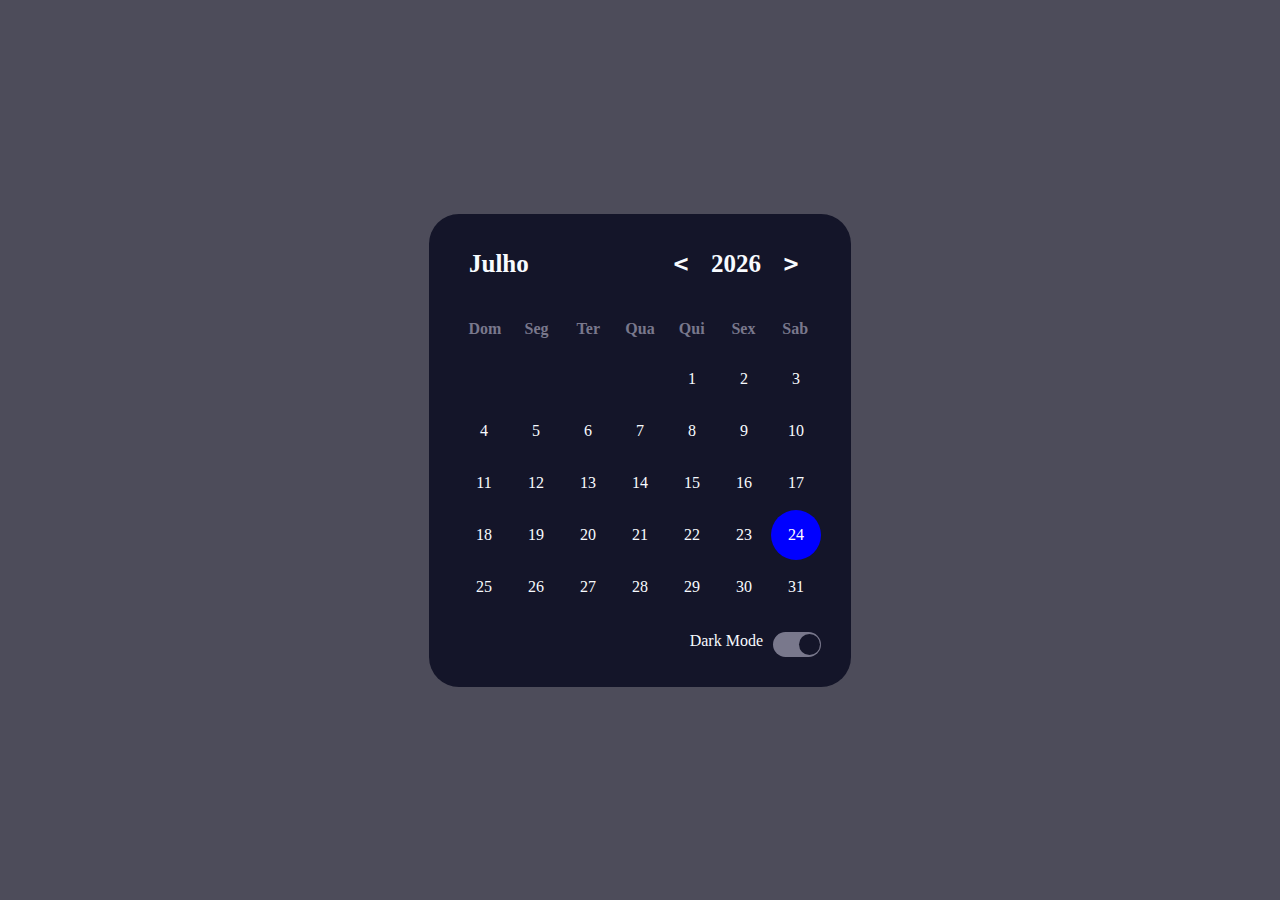
<file: Calendario/index.html>
<!DOCTYPE html>
<html lang="pt-br">

<head>
    <meta charset="UTF-8">
    <meta http-equiv="X-UA-Compatible" content="IE=edge">
    <meta name="viewport" content="width=device-width, initial-scale=1.0">
    <link rel="stylesheet" href="style.css">
    <title>Calendário com dark mode</title>
</head>

<body class="dark">


    <div class="calendar">
        <div class="calendar-header">
            <span class="month-picker" id="month-picker">
                February
            </span>
            <div class="year-picker">
                <span class="year-change" id="prev-year">
                    <pre><</pre>
                </span>
                <span id="year">2021</span>
                <span class="year-change" id="next-year">
                    <pre>></pre>
                </span>
            </div>
        </div>


        <div class="calendar-body">
            <div class="calendar-week-day">
                <div>Dom</div>
                <div>Seg</div>
                <div>Ter</div>
                <div>Qua</div>
                <div>Qui</div>
                <div>Sex</div>
                <div>Sab</div>
            </div>
            <div class="calendar-days">
                <div>1</div>
                <div>2</div>
                <div>3</div>
                <div>4</div>
                <div>5</div>
                <div>6</div>
                <div>7</div>
                <div>1</div>
                <div>2</div>
                <div>3</div>
                <div>4</div>
                <div>5</div>
                <div>6</div>
                <div>7</div>
            </div>
        </div>

        <div class="calendar-footer">
            <div class="toggle">
                <span>Dark Mode</span>
                <div class="dark-mode-switch">
                    <div class="dark-mode-switch-ident"></div>
                </div>
            </div>
        </div>

        <div class="month-list"></div>

    </div>

    <script src="app.js"></script>
</body>

</html>
</file>
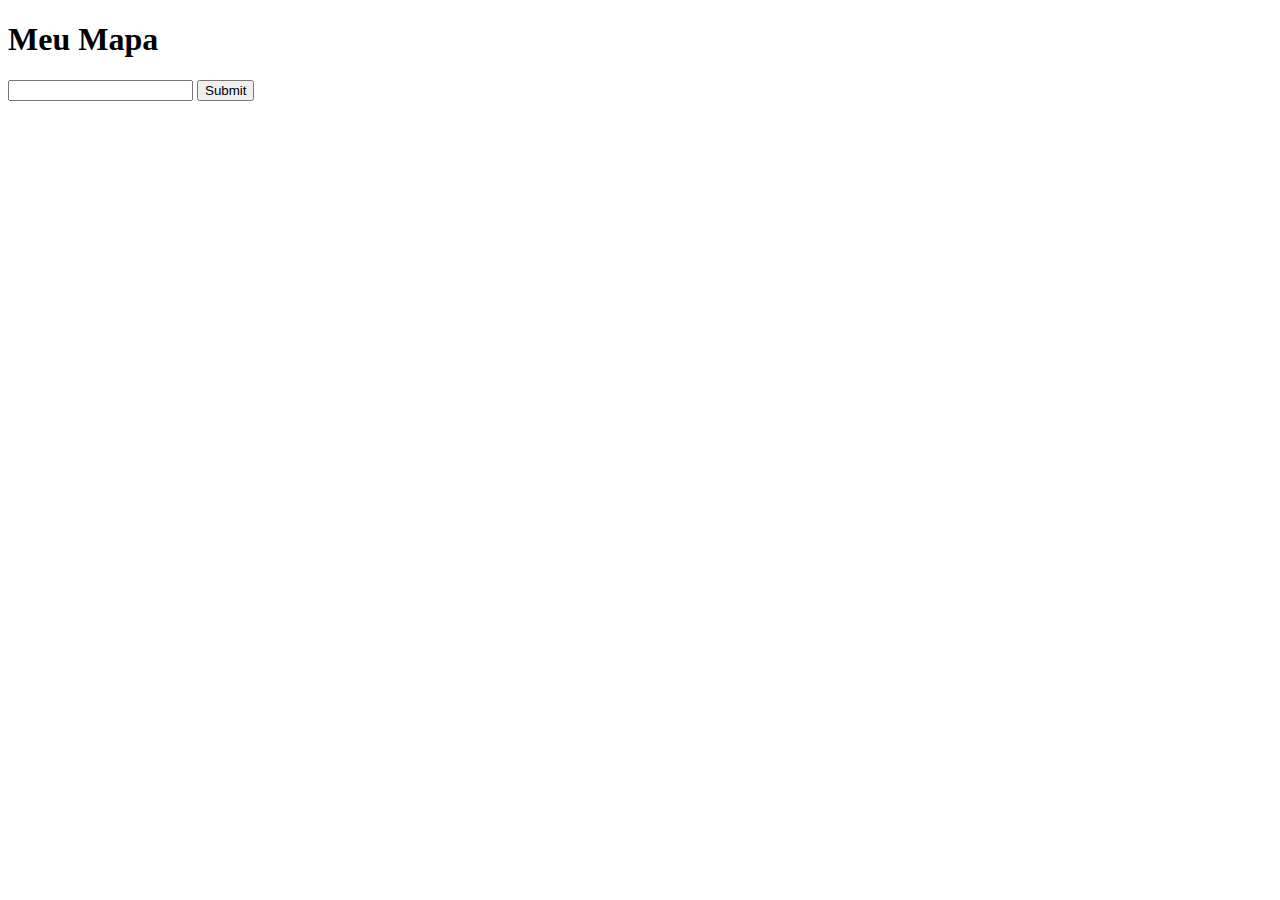
<file: API - Geolocalização - Incompleto/index02.html>
<!DOCTYPE html>
<html lang="en">

<head>
  <meta charset="UTF-8">
  <meta http-equiv="X-UA-Compatible" content="ie=edge">
  <title>Document</title>
  <script src="https://js.api.here.com/v3/3.1/mapsjs-core.js" type="text/javascript" charset="utf-8"></script>
  <script src="https://js.api.here.com/v3/3.1/mapsjs-service.js" type="text/javascript" charset="utf-8"></script>
  <meta name="viewport" content="initial-scale=1.0, width=device-width" />
</head>

<body>
  <h1>Meu Mapa</h1>
  <form action="" id="form">
    <input type="text" id="endereco">
    <input type="submit">
  </form>
  <div style="width: 640px; height: 480px" id="mapContainer">

  </div>
  <script src="script.js"></script>
  <script>
    const form = document.getElementById('form')
    form.addEventListener("submit", function (event) {
      event.preventDefault();
      const input = document.getElementById("endereco").value + ", Brazil"
      geocodingParams = { searchText: input };
      geocoder.geocode(geocodingParams, onResult);

    })
  </script>
</body>

</html>
</file>
<file: Calendario/style.css>
:root {
    --dark-body: #4d4c5a;
    --dark-main: #141529;
    --dark-second: #79788c;
    --dark-hover: #323048;
    --dark-text: #f8fbff;

    --light-body: #f3f8fe;
    --light-main: #fdfdfd;
    --light-second: #c3c2c8;
    --light-hover: #edf0f5;
    --light-text: #151426;

    --blue: #0000ff;
    --white: #fff;

    --shadow: rgba(100, 100, 111, 0.2) 0px 7px 29px 0px;

    --font-family: cursive;
}

.dark {
    --bg-body: var(--dark-body);
    --bg-main: var(--dark-main);
    --bg-second: var(--dark-second);
    --color-hover: var(--dark-hover);
    --color-txt: var(--dark-text);
}

.light {
    --bg-body: var(--light-body);
    --bg-main: var(--light-main);
    --bg-second: var(--light-second);
    --color-hover: var(--light-hover);
    --color-txt: var(--light-text);
}

* {
    padding: 0;
    margin: 0;
    box-sizing: border-box;
}

html, body {
    height: 100vh;
    display: grid;
    place-items: center;
    font-family: var(--font-family);
    background-color: var(--bg-body);
}

.calendar {
    height: max-content;
    width: max-content;
    background-color: var(--bg-main);
    border-radius: 30px;
    padding: 20px;
    position: relative;
    overflow: hidden;
    /* transform: scale(1.25); */
}

.light .calendar {
    box-shadow: var(--shadow);
}

.calendar-header {
    display: flex;
    justify-content: space-between;
    align-items: center;
    font-size: 25px;
    font-weight: 600;
    color: var(--color-txt);
    padding: 10px;
}

.calendar-body {
    padding: 10px;
}

.calendar-week-day {
    height: 50px;
    display: grid;
    grid-template-columns: repeat(7, 1fr);
    font-weight: 600;
}

.calendar-week-day div {
    display: grid;
    place-items: center;
    color: var(--bg-second);
}

.calendar-days {
    display: grid;
    grid-template-columns: repeat(7, 1fr);
    gap: 2px;
    color: var(--color-txt);
}

.calendar-days div {
    width: 50px;
    height: 50px;
    display: flex;
    align-items: center;
    justify-content: center;
    padding: 5px;
    position: relative;
    cursor: pointer;
    animation: to-top 1s forwards;
    /* border-radius: 50%; */
}

.calendar-days div span {
    position: absolute;
}

.calendar-days div:hover span {
    transition: width 0.2s ease-in-out, height 0.2s ease-in-out;
}

.calendar-days div span:nth-child(1),
.calendar-days div span:nth-child(3) {
    width: 2px;
    height: 0;
    background-color: var(--color-txt);
}

.calendar-days div:hover span:nth-child(1),
.calendar-days div:hover span:nth-child(3) {
    height: 100%;
}

.calendar-days div span:nth-child(1) {
    bottom: 0;
    left: 0;
}

.calendar-days div span:nth-child(3) {
    top: 0;
    right: 0;
}

.calendar-days div span:nth-child(2),
.calendar-days div span:nth-child(4) {
    width: 0;
    height: 2px;
    background-color: var(--color-txt);
}

.calendar-days div:hover span:nth-child(2),
.calendar-days div:hover span:nth-child(4) {
    width: 100%;
}

.calendar-days div span:nth-child(2) {
    top: 0;
    left: 0;
}

.calendar-days div span:nth-child(4) {
    bottom: 0;
    right: 0;
}

.calendar-days div:hover span:nth-child(2) {
    transition-delay: 0.2s;
}

.calendar-days div:hover span:nth-child(3) {
    transition-delay: 0.4s;
}

.calendar-days div:hover span:nth-child(4) {
    transition-delay: 0.6s;
}

.calendar-days div.curr-date,
.calendar-days div.curr-date:hover {
    background-color: var(--blue);
    color: var(--white);
    border-radius: 50%;
}

.calendar-days div.curr-date span {
    display: none;
}

.month-picker {
    padding: 5px 10px;
    border-radius: 10px;
    cursor: pointer;
}

.month-picker:hover {
    background-color: var(--color-hover);
}

.year-picker {
    display: flex;
    align-items: center;
}

.year-change {
    height: 40px;
    width: 40px;
    border-radius: 50%;
    display: grid;
    place-items: center;
    margin: 0 10px;
    cursor: pointer;
}

.year-change:hover {
    background-color: var(--color-hover);
}

.calendar-footer {
    padding: 10px;
    display: flex;
    justify-content: flex-end;
    align-items: center;
}

.toggle {
    display: flex;
}

.toggle span {
    margin-right: 10px;
    color: var(--color-txt);
}

.dark-mode-switch {
    position: relative;
    width: 48px;
    height: 25px;
    border-radius: 14px;
    background-color: var(--bg-second);
    cursor: pointer;
}

.dark-mode-switch-ident {
    width: 21px;
    height: 21px;
    border-radius: 50%;
    background-color: var(--bg-main);
    position: absolute;
    top: 2px;
    left: 2px;
    transition: left 0.2s ease-in-out;
}

.dark .dark-mode-switch .dark-mode-switch-ident {
    top: 2px;
    left: calc(2px + 50%);
}

.month-list {
    position: absolute;
    width: 100%;
    height: 100%;
    top: 0;
    left: 0;
    background-color: var(--bg-main);
    padding: 20px;
    grid-template-columns: repeat(3, auto);
    gap: 5px;
    display: grid;
    transform: scale(1.5);
    visibility: hidden;
    pointer-events: none;
}

.month-list.show {
    transform: scale(1);
    visibility: visible;
    pointer-events: visible;
    transition: all 0.2s ease-in-out;
}

.month-list > div {
    display: grid;
    place-items: center;
}

.month-list > div > div {
    width: 100%;
    padding: 5px 20px;
    border-radius: 10px;
    text-align: center;
    cursor: pointer;
    color: var(--color-txt);
}

.month-list > div > div:hover {
    background-color: var(--color-hover);
}

@keyframes to-top {
    0% {
        transform: translateY(100%);
        opacity: 0;
    }
    100% {
        transform: translateY(0);
        opacity: 1;
    }
}
</file>
